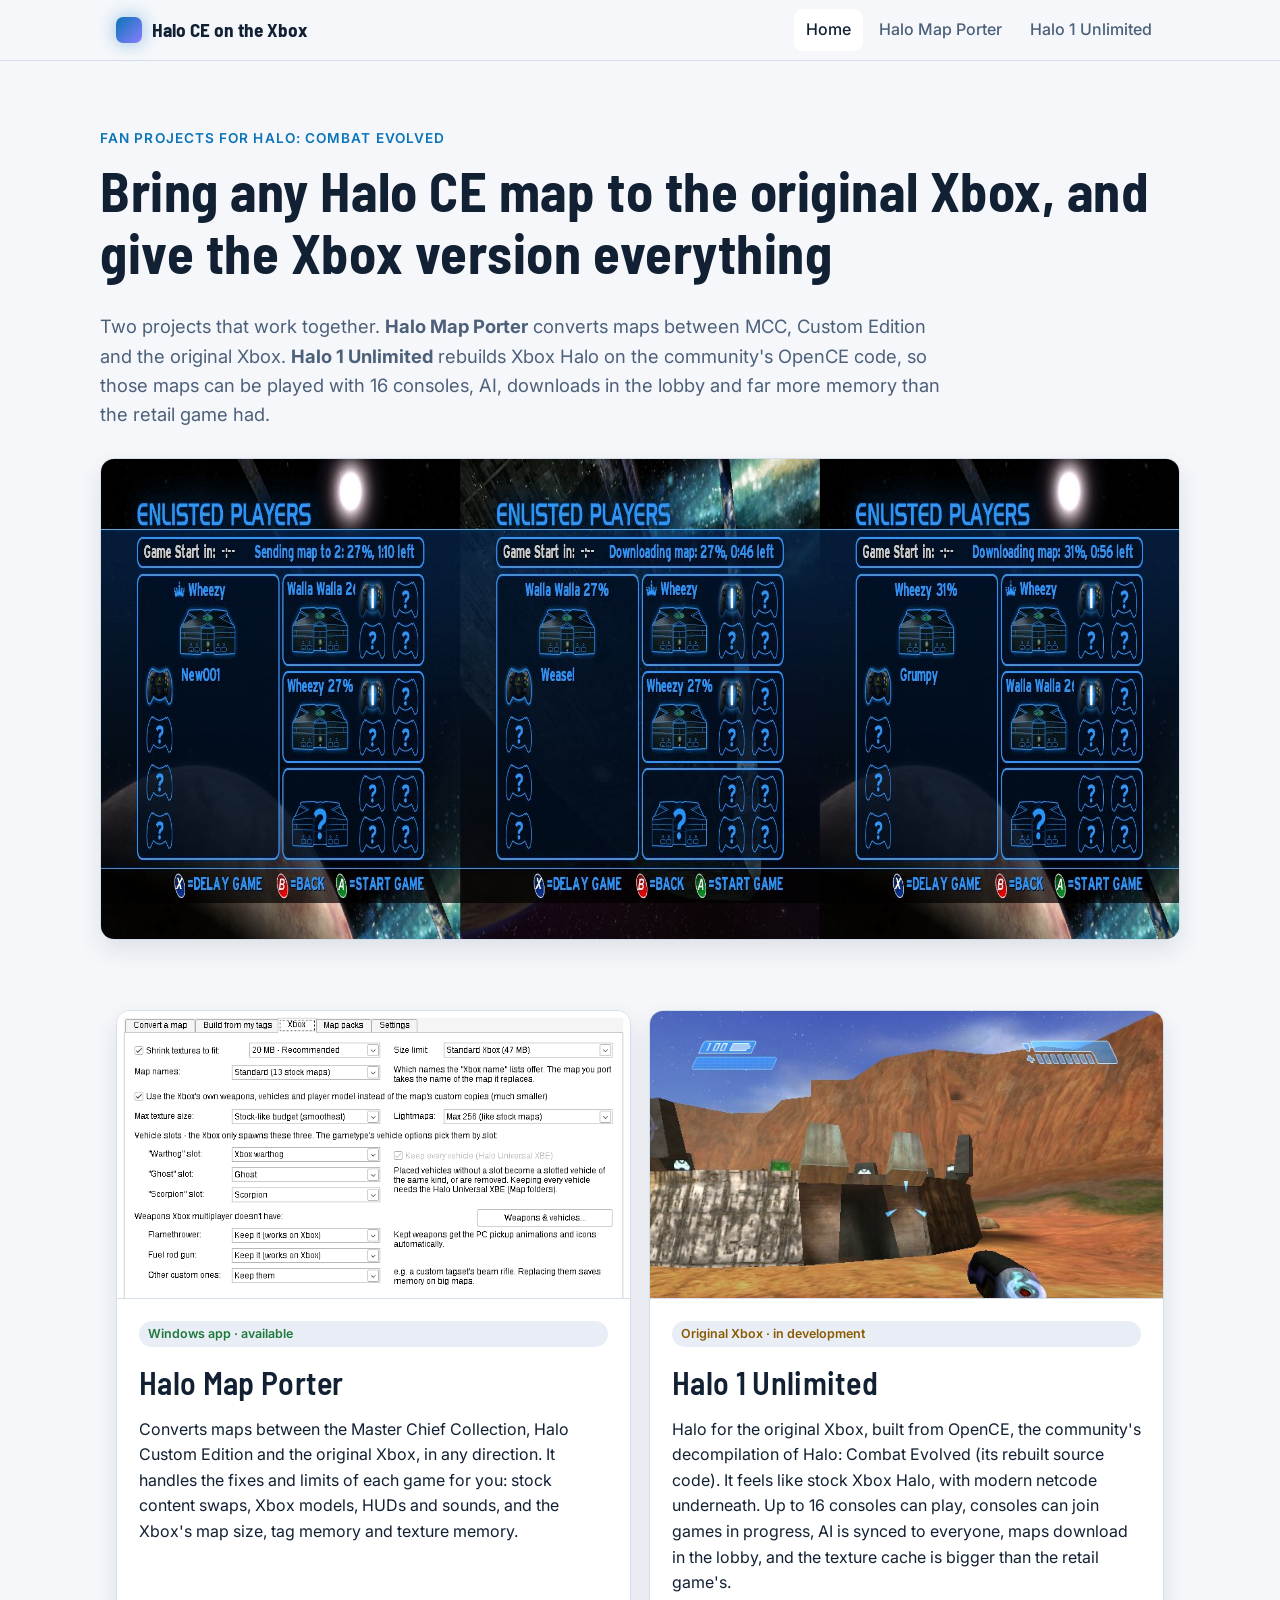
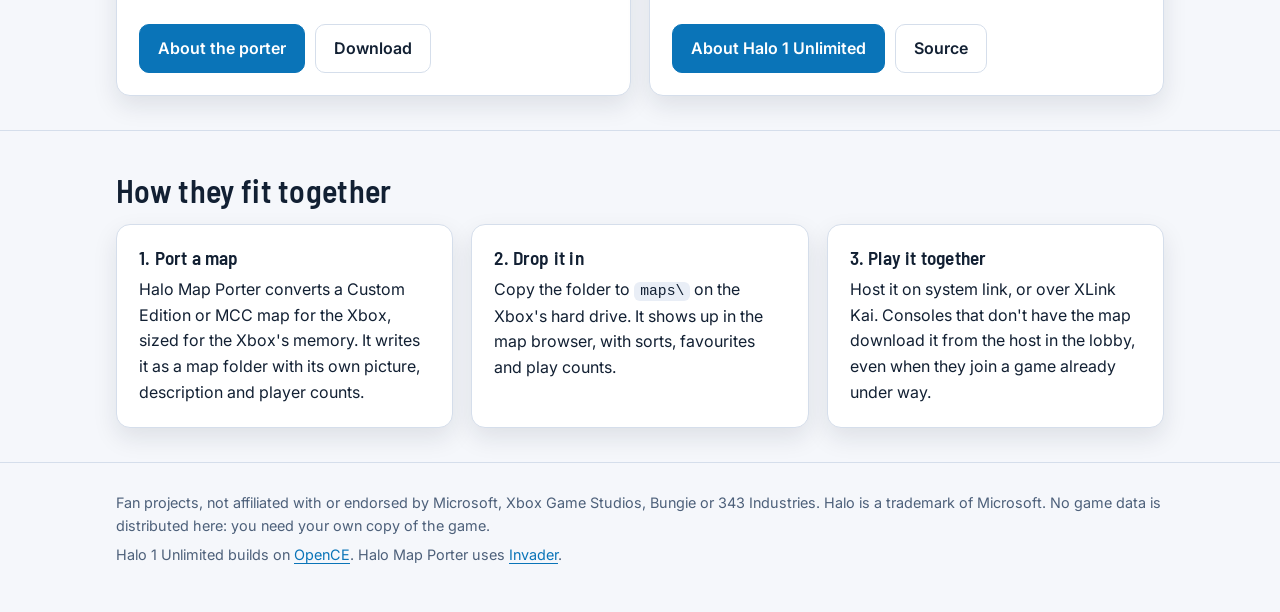
<file: index.html>
<!doctype html>
<html lang="en">
<head>
<meta charset="utf-8">
<meta name="viewport" content="width=device-width, initial-scale=1">
<title>Halo Map Porter &amp; Halo 1 Unlimited</title>
<meta name="description" content="Two fan projects for Halo: Combat Evolved: Halo Map Porter, which moves maps between MCC, Custom Edition and the original Xbox, and Halo 1 Unlimited, OpenCE on the original Xbox.">
<link rel="preconnect" href="https://fonts.googleapis.com">
<link rel="preconnect" href="https://fonts.gstatic.com" crossorigin>
<link href="https://fonts.googleapis.com/css2?family=Barlow+Semi+Condensed:wght@600;700&family=Inter:wght@400;500;600&display=swap" rel="stylesheet">
<link rel="stylesheet" href="assets/style.css">
</head>
<body>
<header class="site-head">
  <div class="wrap">
    <a class="brand" href="index.html"><span class="mark" aria-hidden="true"></span>Halo CE on the Xbox</a>
    <nav class="nav" aria-label="Pages">
      <a href="index.html" aria-current="page">Home</a>
      <a href="halo-map-porter.html">Halo Map Porter</a>
      <a href="halo-1-unlimited.html">Halo 1 Unlimited</a>
    </nav>
  </div>
</header>

<main>
  <div class="wrap hero">
    <span class="eyebrow">Fan projects for Halo: Combat Evolved</span>
    <h1>Bring any Halo CE map to the original Xbox, and give the Xbox version everything</h1>
    <p class="lead">Two projects that work together. <strong>Halo Map Porter</strong> converts maps between MCC,
      Custom Edition and the original Xbox. <strong>Halo 1 Unlimited</strong> rebuilds Xbox Halo on the community's
      OpenCE code, so those maps can be played with 16 consoles, AI, downloads in the lobby and far more memory
      than the retail game had.</p>
    <figure class="hero-shot">
      <img src="assets/img/lobby-three-consoles.jpg" width="1920" height="480"
           alt="Three Xbox consoles in a system link lobby: the host sends a folder map to two consoles, each shown downloading at 27 percent, with a crown beside the host's name">
    </figure>
  </div>

  <section>
    <div class="wrap">
      <div class="grid two">
        <article class="card project-card">
          <img src="assets/img/porter.png" alt="Halo Map Porter's window, on its Xbox tab" loading="lazy">
          <div class="body">
            <span class="tag live">Windows app · available</span>
            <h2>Halo Map Porter</h2>
            <p>Converts maps between the Master Chief Collection, Halo Custom Edition and the original Xbox, in any
              direction. It handles the fixes and limits of each game for you: stock content swaps, Xbox models,
              HUDs and sounds, and the Xbox's map size, tag memory and texture memory.</p>
            <div class="btns">
              <a class="btn primary" href="halo-map-porter.html">About the porter</a>
              <a class="btn" href="https://github.com/AnthonyChester3D/halo-map-porter/releases">Download</a>
            </div>
          </div>
        </article>
        <article class="card project-card">
          <img src="assets/img/bloodgulch.jpg" alt="Blood Gulch on Halo 1 Unlimited in xemu" loading="lazy">
          <div class="body">
            <span class="tag dev">Original Xbox · in development</span>
            <h2>Halo 1 Unlimited</h2>
            <p>Halo for the original Xbox, built from OpenCE, the community's decompilation of Halo: Combat Evolved (its rebuilt source code).
              It feels like stock Xbox Halo, with modern netcode underneath. Up to 16 consoles can play, consoles
              can join games in progress, AI is synced to everyone, maps download in the lobby, and the texture
              cache is bigger than the retail game's.</p>
            <div class="btns">
              <a class="btn primary" href="halo-1-unlimited.html">About Halo 1 Unlimited</a>
              <a class="btn" href="https://github.com/AnthonyChester3D/halo-1-unlimited">Source</a>
            </div>
          </div>
        </article>
      </div>
    </div>
  </section>

  <section>
    <div class="wrap">
      <h2>How they fit together</h2>
      <div class="grid">
        <div class="card">
          <h3>1. Port a map</h3>
          <p>Halo Map Porter converts a Custom Edition or MCC map for the Xbox, sized for the Xbox's memory. It
            writes it as a map folder with its own picture, description and player counts.</p>
        </div>
        <div class="card">
          <h3>2. Drop it in</h3>
          <p>Copy the folder to <code>maps\</code> on the Xbox's hard drive. It shows up in the map browser, with
            sorts, favourites and play counts.</p>
        </div>
        <div class="card">
          <h3>3. Play it together</h3>
          <p>Host it on system link, or over XLink Kai. Consoles that don't have the map download it from the
            host in the lobby, even when they join a game already under way.</p>
        </div>
      </div>
    </div>
  </section>
</main>

<footer class="site-foot">
  <div class="wrap">
    <p>Fan projects, not affiliated with or endorsed by Microsoft, Xbox Game Studios, Bungie or 343 Industries.
      Halo is a trademark of Microsoft. No game data is distributed here: you need your own copy of the game.</p>
    <p>Halo 1 Unlimited builds on <a href="https://github.com/OpenCommunityEdition/OpenCE">OpenCE</a>. Halo Map Porter
      uses <a href="https://github.com/SnowyMouse/invader">Invader</a>.</p>
  </div>
</footer>
</body>
</html>
</file>
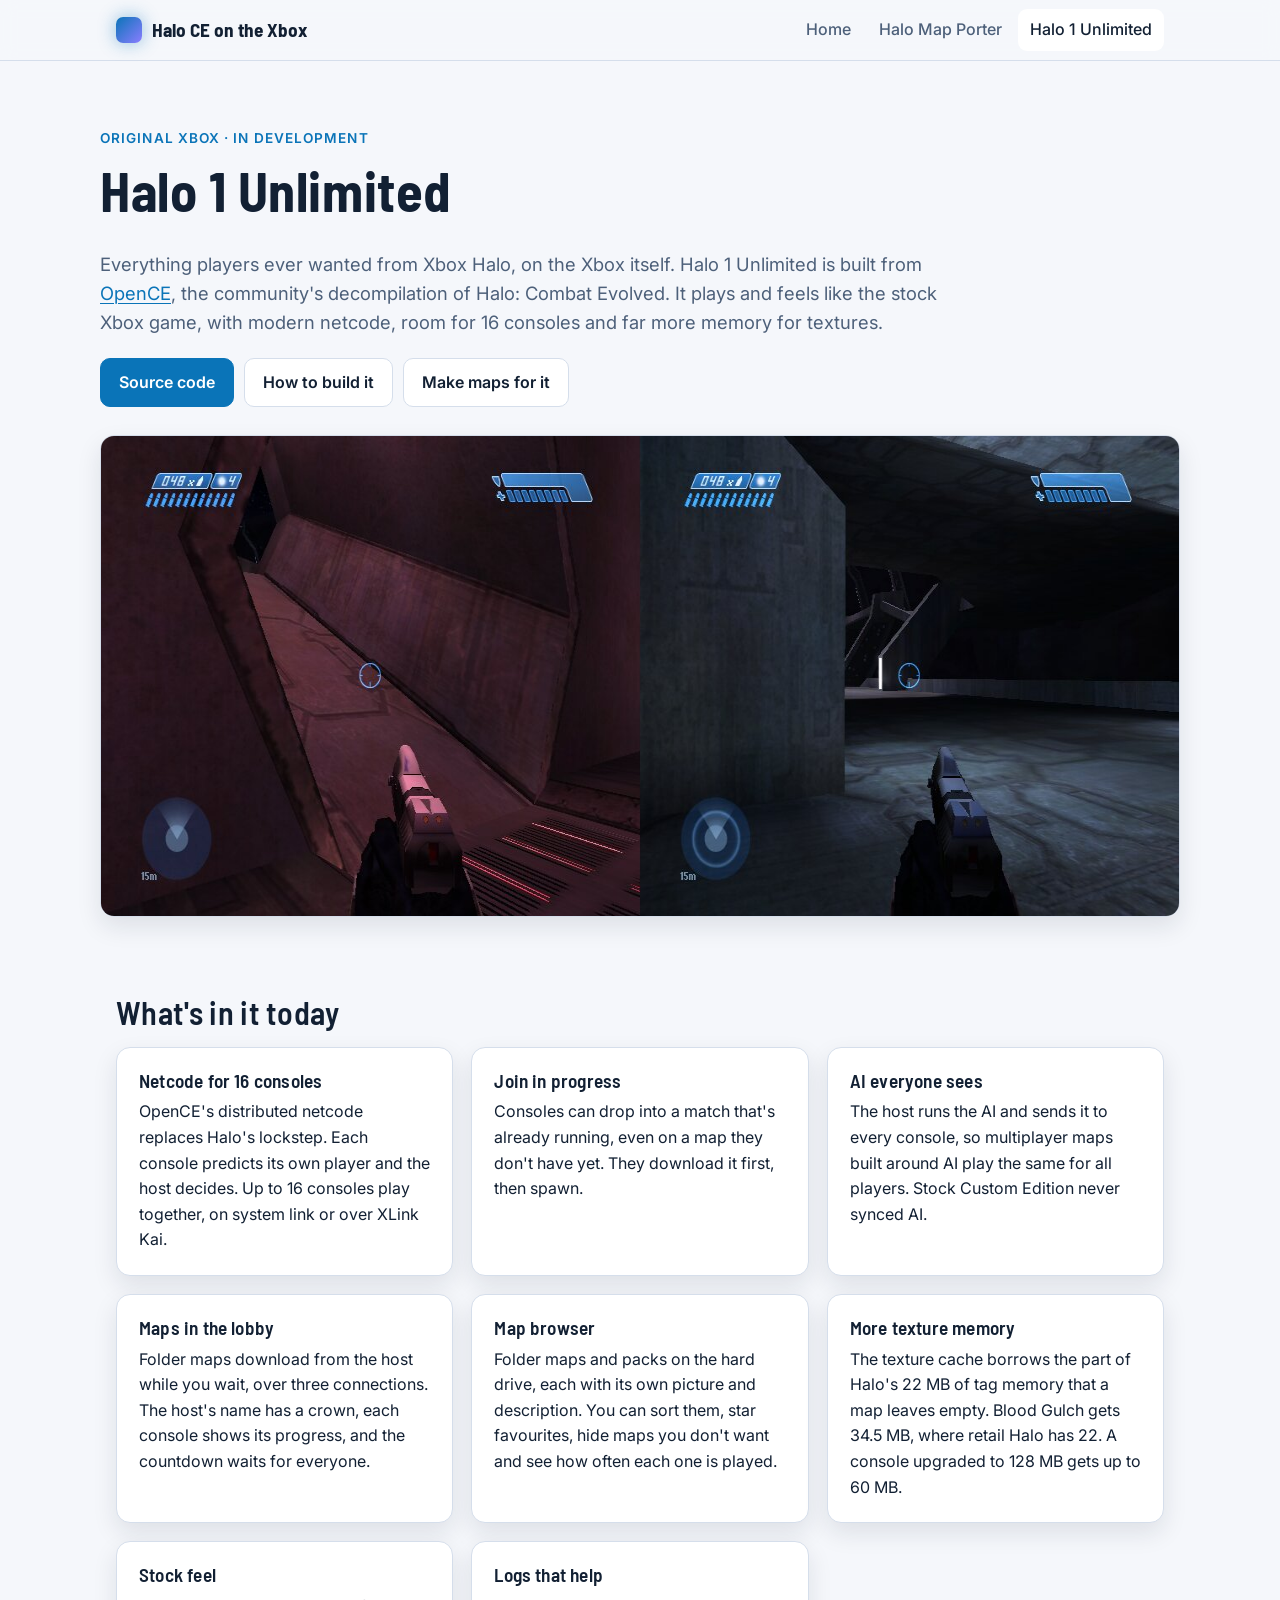
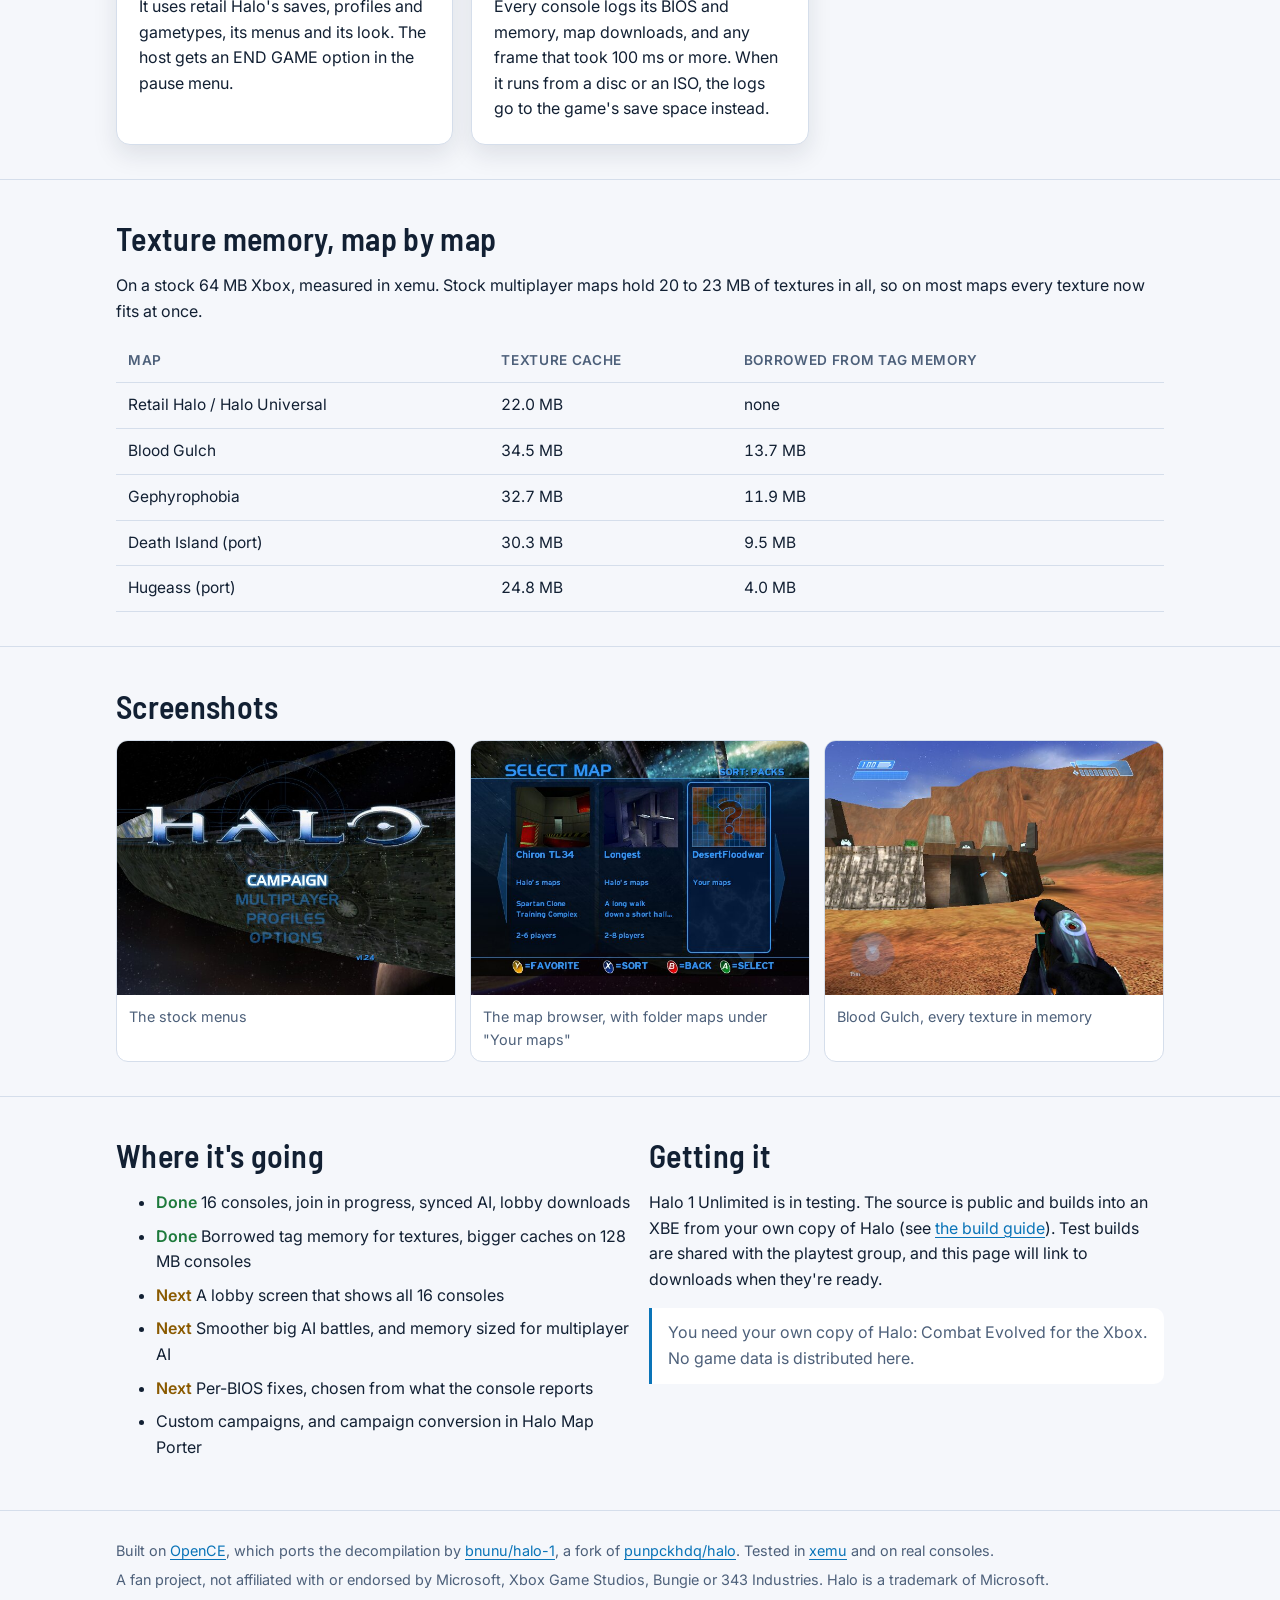
<file: halo-1-unlimited.html>
<!doctype html>
<html lang="en">
<head>
<meta charset="utf-8">
<meta name="viewport" content="width=device-width, initial-scale=1">
<title>Halo 1 Unlimited</title>
<meta name="description" content="Halo 1 Unlimited: Halo: Combat Evolved for the original Xbox, built from OpenCE. 16 consoles, join in progress, synced AI, map downloads in the lobby and a bigger texture cache.">
<link rel="preconnect" href="https://fonts.googleapis.com">
<link rel="preconnect" href="https://fonts.gstatic.com" crossorigin>
<link href="https://fonts.googleapis.com/css2?family=Barlow+Semi+Condensed:wght@600;700&family=Inter:wght@400;500;600&display=swap" rel="stylesheet">
<link rel="stylesheet" href="assets/style.css">
</head>
<body>
<header class="site-head">
  <div class="wrap">
    <a class="brand" href="index.html"><span class="mark" aria-hidden="true"></span>Halo CE on the Xbox</a>
    <nav class="nav" aria-label="Pages">
      <a href="index.html">Home</a>
      <a href="halo-map-porter.html">Halo Map Porter</a>
      <a href="halo-1-unlimited.html" aria-current="page">Halo 1 Unlimited</a>
    </nav>
  </div>
</header>

<main>
  <div class="wrap hero">
    <span class="eyebrow">Original Xbox · in development</span>
    <h1>Halo 1 Unlimited</h1>
    <p class="lead">Everything players ever wanted from Xbox Halo, on the Xbox itself. Halo 1 Unlimited is built
      from <a href="https://github.com/OpenCommunityEdition/OpenCE">OpenCE</a>, the community's decompilation of
      Halo: Combat Evolved. It plays and feels like the stock Xbox game, with modern netcode, room for 16
      consoles and far more memory for textures.</p>
    <div class="btns">
      <a class="btn primary" href="https://github.com/AnthonyChester3D/halo-1-unlimited">Source code</a>
      <a class="btn" href="https://github.com/AnthonyChester3D/halo-1-unlimited/blob/halo1-unlimited/port/oxbox/README.md">How to build it</a>
      <a class="btn" href="halo-map-porter.html">Make maps for it</a>
    </div>
    <figure class="hero-shot">
      <img src="assets/img/two-consoles.jpg" width="1280" height="480"
           alt="Two consoles in the same game on Gephyrophobia, a folder map the second console downloaded from the host in the lobby">
    </figure>
  </div>

  <section>
    <div class="wrap">
      <h2>What's in it today</h2>
      <div class="grid">
        <div class="card">
          <h3>Netcode for 16 consoles</h3>
          <p>OpenCE's distributed netcode replaces Halo's lockstep. Each console predicts its own player and the host
            decides. Up to 16 consoles play together, on system link or over XLink Kai.</p>
        </div>
        <div class="card">
          <h3>Join in progress</h3>
          <p>Consoles can drop into a match that's already running, even on a map they don't have yet. They download
            it first, then spawn.</p>
        </div>
        <div class="card">
          <h3>AI everyone sees</h3>
          <p>The host runs the AI and sends it to every console, so multiplayer maps built around AI play the same for
            all players. Stock Custom Edition never synced AI.</p>
        </div>
        <div class="card">
          <h3>Maps in the lobby</h3>
          <p>Folder maps download from the host while you wait, over three connections. The host's name has a crown,
            each console shows its progress, and the countdown waits for everyone.</p>
        </div>
        <div class="card">
          <h3>Map browser</h3>
          <p>Folder maps and packs on the hard drive, each with its own picture and description. You can sort them,
            star favourites, hide maps you don't want and see how often each one is played.</p>
        </div>
        <div class="card">
          <h3>More texture memory</h3>
          <p>The texture cache borrows the part of Halo's 22 MB of tag memory that a map leaves empty. Blood Gulch gets
            34.5 MB, where retail Halo has 22. A console upgraded to 128 MB gets up to 60 MB.</p>
        </div>
        <div class="card">
          <h3>Stock feel</h3>
          <p>It uses retail Halo's saves, profiles and gametypes, its menus and its look. The host gets an END GAME
            option in the pause menu.</p>
        </div>
        <div class="card">
          <h3>Logs that help</h3>
          <p>Every console logs its BIOS and memory, map downloads, and any frame that took 100 ms or more. When it
            runs from a disc or an ISO, the logs go to the game's save space instead.</p>
        </div>
      </div>
    </div>
  </section>

  <section>
    <div class="wrap">
      <h2>Texture memory, map by map</h2>
      <p>On a stock 64 MB Xbox, measured in xemu. Stock multiplayer maps hold 20 to 23 MB of textures in all, so on
        most maps every texture now fits at once.</p>
      <div class="table-scroll">
        <table>
          <thead><tr><th>Map</th><th>Texture cache</th><th>Borrowed from tag memory</th></tr></thead>
          <tbody>
            <tr><td>Retail Halo / Halo Universal</td><td class="num">22.0 MB</td><td class="num">none</td></tr>
            <tr><td>Blood Gulch</td><td class="num">34.5 MB</td><td class="num">13.7 MB</td></tr>
            <tr><td>Gephyrophobia</td><td class="num">32.7 MB</td><td class="num">11.9 MB</td></tr>
            <tr><td>Death Island (port)</td><td class="num">30.3 MB</td><td class="num">9.5 MB</td></tr>
            <tr><td>Hugeass (port)</td><td class="num">24.8 MB</td><td class="num">4.0 MB</td></tr>
          </tbody>
        </table>
      </div>
    </div>
  </section>

  <section>
    <div class="wrap">
      <h2>Screenshots</h2>
      <div class="shots">
        <figure><img src="assets/img/main-menu.jpg" alt="The main menu with the version label" loading="lazy"><figcaption>The stock menus</figcaption></figure>
        <figure><img src="assets/img/map-browser.jpg" alt="The map browser listing stock maps and a folder map" loading="lazy"><figcaption>The map browser, with folder maps under "Your maps"</figcaption></figure>
        <figure><img src="assets/img/bloodgulch.jpg" alt="Blood Gulch in a match" loading="lazy"><figcaption>Blood Gulch, every texture in memory</figcaption></figure>
      </div>
    </div>
  </section>

  <section>
    <div class="wrap grid two">
      <div>
        <h2>Where it's going</h2>
        <ul class="roadmap">
          <li><span class="done">Done</span> 16 consoles, join in progress, synced AI, lobby downloads</li>
          <li><span class="done">Done</span> Borrowed tag memory for textures, bigger caches on 128 MB consoles</li>
          <li><span class="next">Next</span> A lobby screen that shows all 16 consoles</li>
          <li><span class="next">Next</span> Smoother big AI battles, and memory sized for multiplayer AI</li>
          <li><span class="next">Next</span> Per-BIOS fixes, chosen from what the console reports</li>
          <li>Custom campaigns, and campaign conversion in Halo Map Porter</li>
        </ul>
      </div>
      <div>
        <h2>Getting it</h2>
        <p>Halo 1 Unlimited is in testing. The source is public and builds into an XBE from your own copy of Halo
          (see <a href="https://github.com/AnthonyChester3D/halo-1-unlimited/blob/halo1-unlimited/port/oxbox/README.md">the build guide</a>).
          Test builds are shared with the playtest group, and this page will link to downloads when they're ready.</p>
        <p class="note">You need your own copy of Halo: Combat Evolved for the Xbox. No game data is distributed here.</p>
      </div>
    </div>
  </section>
</main>

<footer class="site-foot">
  <div class="wrap">
    <p>Built on <a href="https://github.com/OpenCommunityEdition/OpenCE">OpenCE</a>, which ports the decompilation by
      <a href="https://github.com/bnunu/halo-1">bnunu/halo-1</a>, a fork of <a href="https://github.com/punpckhdq/halo">punpckhdq/halo</a>.
      Tested in <a href="https://xemu.app">xemu</a> and on real consoles.</p>
    <p>A fan project, not affiliated with or endorsed by Microsoft, Xbox Game Studios, Bungie or 343 Industries. Halo is
      a trademark of Microsoft.</p>
  </div>
</footer>
</body>
</html>
</file>
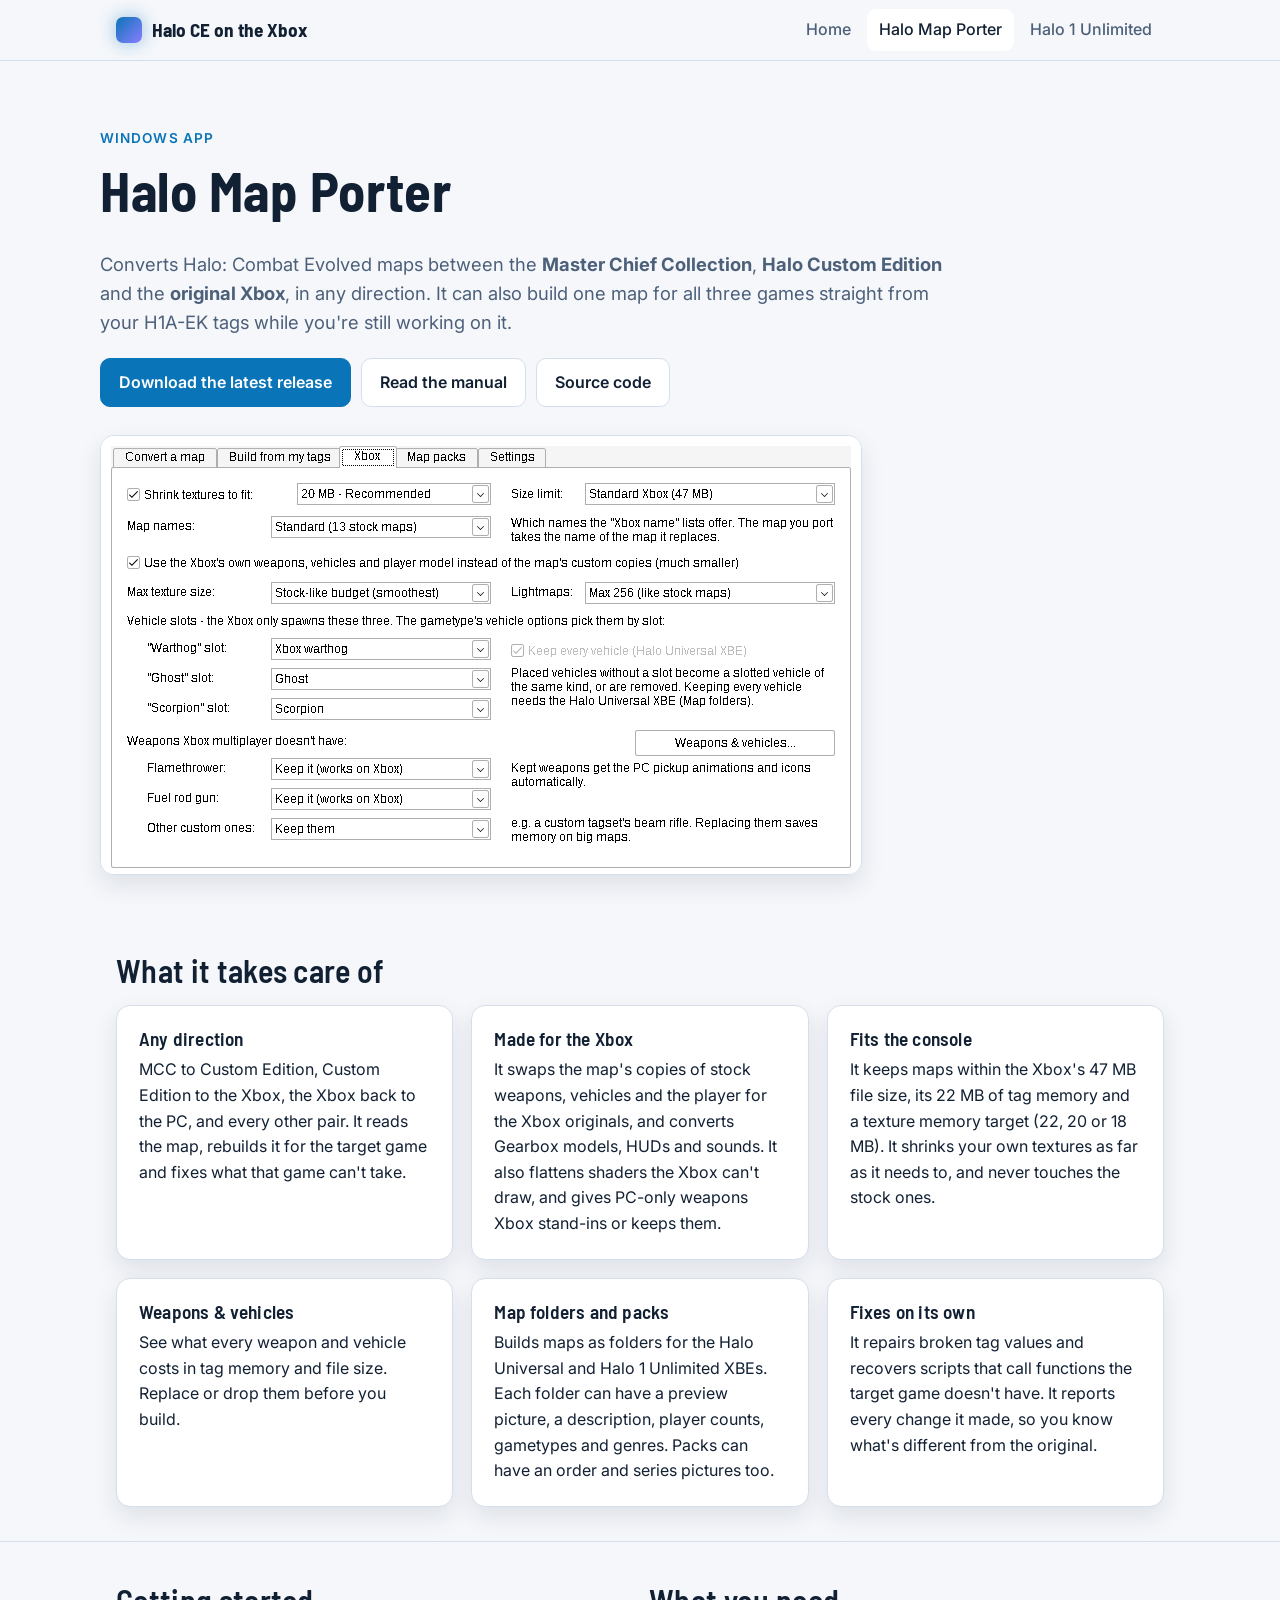
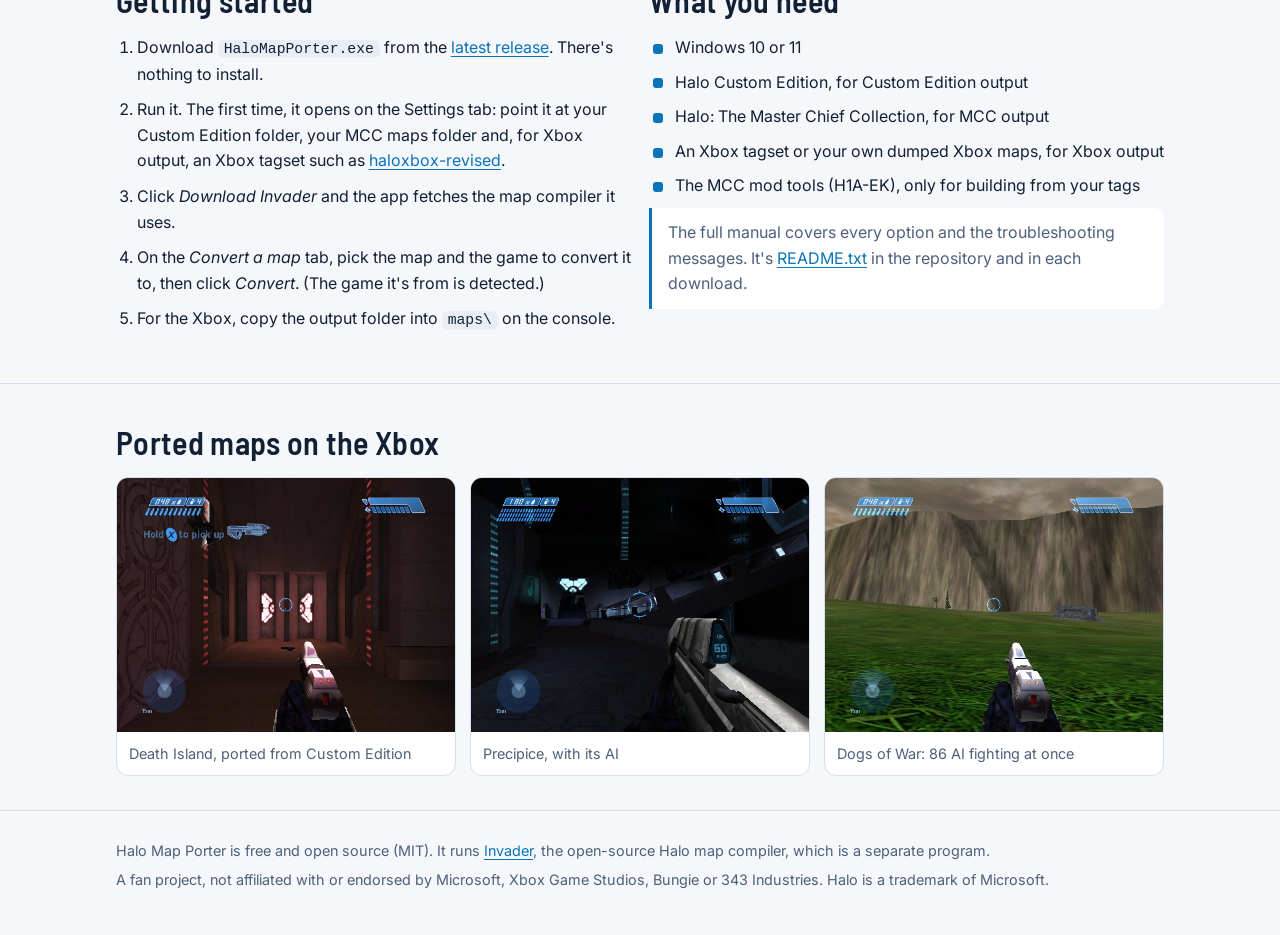
<file: halo-map-porter.html>
<!doctype html>
<html lang="en">
<head>
<meta charset="utf-8">
<meta name="viewport" content="width=device-width, initial-scale=1">
<title>Halo Map Porter</title>
<meta name="description" content="Halo Map Porter converts Halo: Combat Evolved maps between the Master Chief Collection, Halo Custom Edition and the original Xbox, in any direction.">
<link rel="preconnect" href="https://fonts.googleapis.com">
<link rel="preconnect" href="https://fonts.gstatic.com" crossorigin>
<link href="https://fonts.googleapis.com/css2?family=Barlow+Semi+Condensed:wght@600;700&family=Inter:wght@400;500;600&display=swap" rel="stylesheet">
<link rel="stylesheet" href="assets/style.css">
</head>
<body>
<header class="site-head">
  <div class="wrap">
    <a class="brand" href="index.html"><span class="mark" aria-hidden="true"></span>Halo CE on the Xbox</a>
    <nav class="nav" aria-label="Pages">
      <a href="index.html">Home</a>
      <a href="halo-map-porter.html" aria-current="page">Halo Map Porter</a>
      <a href="halo-1-unlimited.html">Halo 1 Unlimited</a>
    </nav>
  </div>
</header>

<main>
  <div class="wrap hero">
    <span class="eyebrow">Windows app</span>
    <h1>Halo Map Porter</h1>
    <p class="lead">Converts Halo: Combat Evolved maps between the <strong>Master Chief Collection</strong>,
      <strong>Halo Custom Edition</strong> and the <strong>original Xbox</strong>, in any direction. It can also build
      one map for all three games straight from your H1A-EK tags while you're still working on it.</p>
    <div class="btns">
      <a class="btn primary" href="https://github.com/AnthonyChester3D/halo-map-porter/releases/latest">Download the latest release</a>
      <a class="btn" href="https://github.com/AnthonyChester3D/halo-map-porter/blob/main/README.txt">Read the manual</a>
      <a class="btn" href="https://github.com/AnthonyChester3D/halo-map-porter">Source code</a>
    </div>
    <figure class="hero-shot">
      <img src="assets/img/porter.png" alt="Halo Map Porter's window, on its Xbox tab">
    </figure>
  </div>

  <section>
    <div class="wrap">
      <h2>What it takes care of</h2>
      <div class="grid">
        <div class="card">
          <h3>Any direction</h3>
          <p>MCC to Custom Edition, Custom Edition to the Xbox, the Xbox back to the PC, and every other pair.
            It reads the map, rebuilds it for the target game and fixes what that game can't take.</p>
        </div>
        <div class="card">
          <h3>Made for the Xbox</h3>
          <p>It swaps the map's copies of stock weapons, vehicles and the player for the Xbox originals, and
            converts Gearbox models, HUDs and sounds. It also flattens shaders the Xbox can't draw, and gives
            PC-only weapons Xbox stand-ins or keeps them.</p>
        </div>
        <div class="card">
          <h3>Fits the console</h3>
          <p>It keeps maps within the Xbox's 47 MB file size, its 22 MB of tag memory and a texture memory
            target (22, 20 or 18 MB). It shrinks your own textures as far as it needs to, and never touches the
            stock ones.</p>
        </div>
        <div class="card">
          <h3>Weapons &amp; vehicles</h3>
          <p>See what every weapon and vehicle costs in tag memory and file size. Replace or drop them before
            you build.</p>
        </div>
        <div class="card">
          <h3>Map folders and packs</h3>
          <p>Builds maps as folders for the Halo Universal and Halo 1 Unlimited XBEs. Each folder can have a
            preview picture, a description, player counts, gametypes and genres. Packs can have an order and
            series pictures too.</p>
        </div>
        <div class="card">
          <h3>Fixes on its own</h3>
          <p>It repairs broken tag values and recovers scripts that call functions the target game doesn't
            have. It reports every change it made, so you know what's different from the original.</p>
        </div>
      </div>
    </div>
  </section>

  <section>
    <div class="wrap grid two">
      <div>
        <h2>Getting started</h2>
        <ol class="steps">
          <li>Download <code>HaloMapPorter.exe</code> from the <a href="https://github.com/AnthonyChester3D/halo-map-porter/releases/latest">latest release</a>. There's nothing to install.</li>
          <li>Run it. The first time, it opens on the Settings tab: point it at your Custom Edition folder, your MCC
            maps folder and, for Xbox output, an Xbox tagset such as
            <a href="https://github.com/Aerocatia/haloxbox-revised">haloxbox-revised</a>.</li>
          <li>Click <em>Download Invader</em> and the app fetches the map compiler it uses.</li>
          <li>On the <em>Convert a map</em> tab, pick the map and the game to convert it to, then click <em>Convert</em>. (The game it's from is detected.)</li>
          <li>For the Xbox, copy the output folder into <code>maps\</code> on the console.</li>
        </ol>
      </div>
      <div>
        <h2>What you need</h2>
        <ul class="ticks">
          <li>Windows 10 or 11</li>
          <li>Halo Custom Edition, for Custom Edition output</li>
          <li>Halo: The Master Chief Collection, for MCC output</li>
          <li>An Xbox tagset or your own dumped Xbox maps, for Xbox output</li>
          <li>The MCC mod tools (H1A-EK), only for building from your tags</li>
        </ul>
        <p class="note">The full manual covers every option and the troubleshooting messages. It's
          <a href="https://github.com/AnthonyChester3D/halo-map-porter/blob/main/README.txt">README.txt</a> in the
          repository and in each download.</p>
      </div>
    </div>
  </section>

  <section>
    <div class="wrap">
      <h2>Ported maps on the Xbox</h2>
      <div class="shots">
        <figure><img src="assets/img/death-island.jpg" alt="Death Island running on the Xbox" loading="lazy"><figcaption>Death Island, ported from Custom Edition</figcaption></figure>
        <figure><img src="assets/img/precipice.jpg" alt="Precipice running on the Xbox" loading="lazy"><figcaption>Precipice, with its AI</figcaption></figure>
        <figure><img src="assets/img/dogs-of-war.jpg" alt="Dogs of War running on the Xbox" loading="lazy"><figcaption>Dogs of War: 86 AI fighting at once</figcaption></figure>
      </div>
    </div>
  </section>
</main>

<footer class="site-foot">
  <div class="wrap">
    <p>Halo Map Porter is free and open source (MIT). It runs <a href="https://github.com/SnowyMouse/invader">Invader</a>,
      the open-source Halo map compiler, which is a separate program.</p>
    <p>A fan project, not affiliated with or endorsed by Microsoft, Xbox Game Studios, Bungie or 343 Industries. Halo is
      a trademark of Microsoft.</p>
  </div>
</footer>
</body>
</html>
</file>
<file: assets/style.css>
/* Shared styles for the project pages. Colours are tokens; dark is the default look, light follows the system. */
:root {
  --bg: #0a0f1a;
  --bg-raised: #111a2b;
  --bg-sunk: #070b13;
  --line: #22304a;
  --text: #e6ecf5;
  --text-dim: #9fb0c8;
  --accent: #5cc8ff;
  --accent-strong: #2fb3ff;
  --accent-ink: #04121c;
  --good: #7ddc9a;
  --warn: #ffcf6a;
  --shadow: 0 10px 30px rgba(0, 0, 0, 0.35);
  --radius: 14px;
  --max: 1080px;
  --font-head: "Barlow Semi Condensed", "Segoe UI", system-ui, sans-serif;
  --font-body: "Inter", "Segoe UI", system-ui, -apple-system, sans-serif;
  --font-mono: ui-monospace, "Cascadia Mono", Consolas, monospace;
}
@media (prefers-color-scheme: light) {
  :root {
    --bg: #f5f7fb;
    --bg-raised: #ffffff;
    --bg-sunk: #e9eef6;
    --line: #d5deeb;
    --text: #122033;
    --text-dim: #4d607a;
    --accent: #0a74b8;
    --accent-strong: #075f98;
    --accent-ink: #ffffff;
    --shadow: 0 10px 24px rgba(18, 32, 51, 0.10);
    --good: #1e7a3c;
    --warn: #8a5a00;
  }
}

* { box-sizing: border-box; }
html { scroll-behavior: smooth; }
body {
  margin: 0;
  background: var(--bg);
  color: var(--text);
  font: 16px/1.6 var(--font-body);
  -webkit-font-smoothing: antialiased;
}
img { max-width: 100%; display: block; }
a { color: var(--accent); text-decoration-thickness: 1px; text-underline-offset: 3px; }
a:hover { color: var(--accent-strong); }
code, kbd { font-family: var(--font-mono); font-size: 0.92em; background: var(--bg-sunk); padding: 0.1em 0.4em; border-radius: 6px; }
pre { background: var(--bg-sunk); border: 1px solid var(--line); border-radius: 10px; padding: 14px 16px; overflow-x: auto; }
pre code { background: none; padding: 0; }
h1, h2, h3 { font-family: var(--font-head); letter-spacing: 0.01em; line-height: 1.15; margin: 0 0 0.5em; }
h1 { font-size: clamp(2.1rem, 5vw, 3.4rem); font-weight: 700; }
h2 { font-size: clamp(1.5rem, 3vw, 2rem); font-weight: 600; margin-top: 0.2em; }
h3 { font-size: 1.2rem; font-weight: 600; }
p { margin: 0 0 1em; }
.wrap { max-width: var(--max); margin: 0 auto; padding: 0 16px; }

/* header */
.site-head { position: sticky; top: 0; z-index: 10; background: color-mix(in srgb, var(--bg) 88%, transparent); backdrop-filter: blur(8px); border-bottom: 1px solid var(--line); }
.site-head .wrap { display: flex; align-items: center; justify-content: space-between; gap: 16px; min-height: 60px; flex-wrap: wrap; }
.brand { font-family: var(--font-head); font-weight: 700; font-size: 1.2rem; color: var(--text); text-decoration: none; display: flex; align-items: center; gap: 10px; }
.brand .mark { width: 26px; height: 26px; border-radius: 7px; background: linear-gradient(135deg, var(--accent), #8a7dff); box-shadow: 0 0 18px color-mix(in srgb, var(--accent) 45%, transparent); }
.nav { display: flex; gap: 4px; flex-wrap: wrap; }
.nav a { color: var(--text-dim); text-decoration: none; padding: 8px 12px; border-radius: 9px; font-weight: 500; }
.nav a:hover, .nav a[aria-current="page"] { color: var(--text); background: var(--bg-raised); }

/* hero */
.hero { padding: 64px 0 36px; }
.hero .eyebrow { display: inline-block; font-weight: 600; font-size: 0.85rem; letter-spacing: 0.08em; text-transform: uppercase; color: var(--accent); margin-bottom: 10px; }
.hero p.lead { font-size: 1.15rem; color: var(--text-dim); max-width: 46em; }
.hero-shot { width: fit-content; max-width: 100%; margin: 28px 0 0; border-radius: var(--radius); overflow: hidden; border: 1px solid var(--line); box-shadow: var(--shadow); }
.btns { display: flex; gap: 10px; flex-wrap: wrap; margin-top: 20px; }
.btn { display: inline-flex; align-items: center; gap: 8px; padding: 11px 18px; border-radius: 10px; font-weight: 600; text-decoration: none; border: 1px solid var(--line); color: var(--text); background: var(--bg-raised); }
.btn:hover { border-color: var(--accent); color: var(--text); }
.btn.primary { background: var(--accent); color: var(--accent-ink); border-color: var(--accent); }
.btn.primary:hover { background: var(--accent-strong); color: var(--accent-ink); }

/* sections and cards */
section { padding: 34px 0; }
section + section { border-top: 1px solid var(--line); }
.grid { display: grid; gap: 18px; grid-template-columns: repeat(auto-fit, minmax(260px, 1fr)); }
.grid.two { grid-template-columns: repeat(auto-fit, minmax(320px, 1fr)); }
.card { background: var(--bg-raised); border: 1px solid var(--line); border-radius: var(--radius); padding: 22px; box-shadow: var(--shadow); }
.card h3 { margin-bottom: 0.4em; }
.card p:last-child { margin-bottom: 0; }
.card .tag { display: inline-block; font-size: 0.78rem; font-weight: 600; padding: 3px 9px; border-radius: 99px; background: var(--bg-sunk); color: var(--text-dim); margin-bottom: 10px; }
.card .tag.live { color: var(--good); }
.card .tag.dev { color: var(--warn); }
.project-card { display: flex; flex-direction: column; padding: 0; overflow: hidden; }
.project-card img { aspect-ratio: 16 / 9; object-fit: cover; object-position: top; border-bottom: 1px solid var(--line); }
.project-card .body { padding: 22px; display: flex; flex-direction: column; flex: 1; }
.project-card .btns { margin-top: auto; padding-top: 12px; }
ul.ticks { list-style: none; padding: 0; margin: 0; }
ul.ticks li { position: relative; padding-left: 26px; margin-bottom: 9px; }
ul.ticks li::before { content: ""; position: absolute; left: 4px; top: 0.55em; width: 10px; height: 10px; border-radius: 3px; background: var(--accent); }
.shots { display: grid; gap: 14px; grid-template-columns: repeat(auto-fit, minmax(260px, 1fr)); }
.shots figure { margin: 0; background: var(--bg-raised); border: 1px solid var(--line); border-radius: 12px; overflow: hidden; }
.shots figcaption { font-size: 0.9rem; color: var(--text-dim); padding: 10px 12px; }
.wide-shot { margin: 0; border-radius: 12px; overflow: hidden; border: 1px solid var(--line); }
.wide-shot figcaption { font-size: 0.9rem; color: var(--text-dim); padding: 10px 12px; background: var(--bg-raised); }
table { width: 100%; border-collapse: collapse; font-size: 0.97rem; }
th, td { text-align: left; padding: 10px 12px; border-bottom: 1px solid var(--line); }
th { color: var(--text-dim); font-weight: 600; font-size: 0.85rem; text-transform: uppercase; letter-spacing: 0.05em; }
td.num { font-variant-numeric: tabular-nums; }
.table-scroll { overflow-x: auto; }
ol.steps { padding-left: 1.3em; }
ol.steps li { margin-bottom: 10px; }
.note { border-left: 3px solid var(--accent); background: var(--bg-raised); padding: 12px 16px; border-radius: 0 10px 10px 0; color: var(--text-dim); }
.roadmap li { margin-bottom: 8px; }
.roadmap .done { color: var(--good); font-weight: 600; }
.roadmap .next { color: var(--warn); font-weight: 600; }

/* footer */
.site-foot { border-top: 1px solid var(--line); padding: 28px 0 40px; color: var(--text-dim); font-size: 0.9rem; }
.site-foot p { margin: 0 0 6px; }

@media (max-width: 560px) {
  .hero { padding: 40px 0 24px; }
  .card { padding: 18px; }
  .nav a { padding: 6px 9px; }
}
</file>
